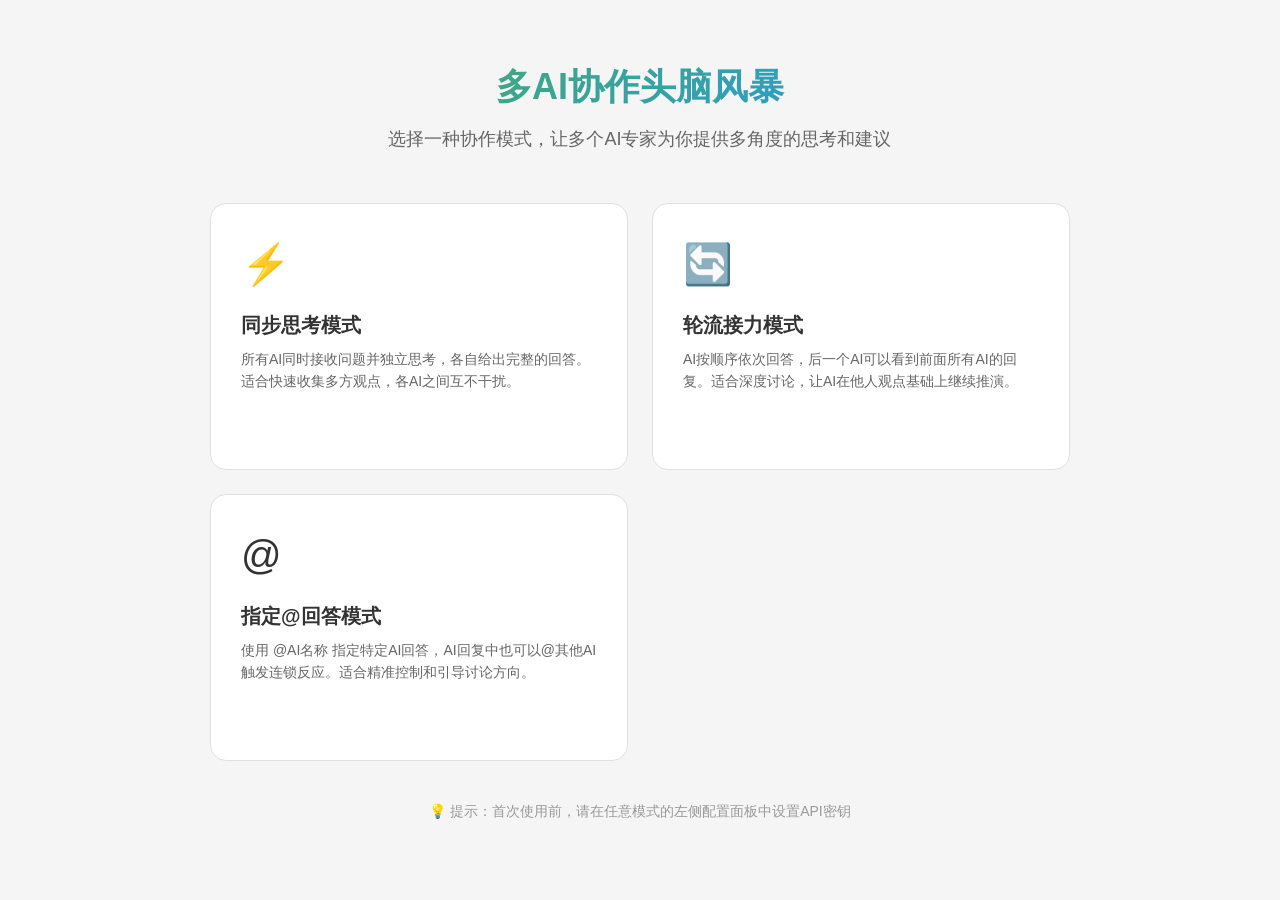
<file: index.html>
<!DOCTYPE html>
<html lang="zh-CN">
<head>
    <meta charset="UTF-8">
    <meta name="viewport" content="width=device-width, initial-scale=1.0">
    <title>多AI协作头脑风暴系统</title>
    <link rel="stylesheet" href="css/style.css">
</head>
<body>
    <div class="home-container">
        <header class="home-header">
            <h1>多AI协作头脑风暴</h1>
            <p>选择一种协作模式，让多个AI专家为你提供多角度的思考和建议</p>
        </header>

        <div class="mode-cards">
            <a href="simultaneous.html" class="mode-card">
                <div class="mode-card-icon">⚡</div>
                <h3>同步思考模式</h3>
                <p>所有AI同时接收问题并独立思考，各自给出完整的回答。适合快速收集多方观点，各AI之间互不干扰。</p>
                <div class="mode-card-arrow">→</div>
            </a>

            <a href="sequential.html" class="mode-card">
                <div class="mode-card-icon">🔄</div>
                <h3>轮流接力模式</h3>
                <p>AI按顺序依次回答，后一个AI可以看到前面所有AI的回复。适合深度讨论，让AI在他人观点基础上继续推演。</p>
                <div class="mode-card-arrow">→</div>
            </a>

            <a href="directed.html" class="mode-card">
                <div class="mode-card-icon">@</div>
                <h3>指定@回答模式</h3>
                <p>使用 @AI名称 指定特定AI回答，AI回复中也可以@其他AI触发连锁反应。适合精准控制和引导讨论方向。</p>
                <div class="mode-card-arrow">→</div>
            </a>
        </div>

        <div style="text-align: center; color: #999; font-size: 14px;">
            <p>💡 提示：首次使用前，请在任意模式的左侧配置面板中设置API密钥</p>
        </div>
    </div>

    <script src="js/config.js"></script>
    <script>
        // 页面加载时初始化配置
        document.addEventListener('DOMContentLoaded', () => {
            window.ConfigModule.loadConfig();
        });
    </script>
</body>
</html>
</file>
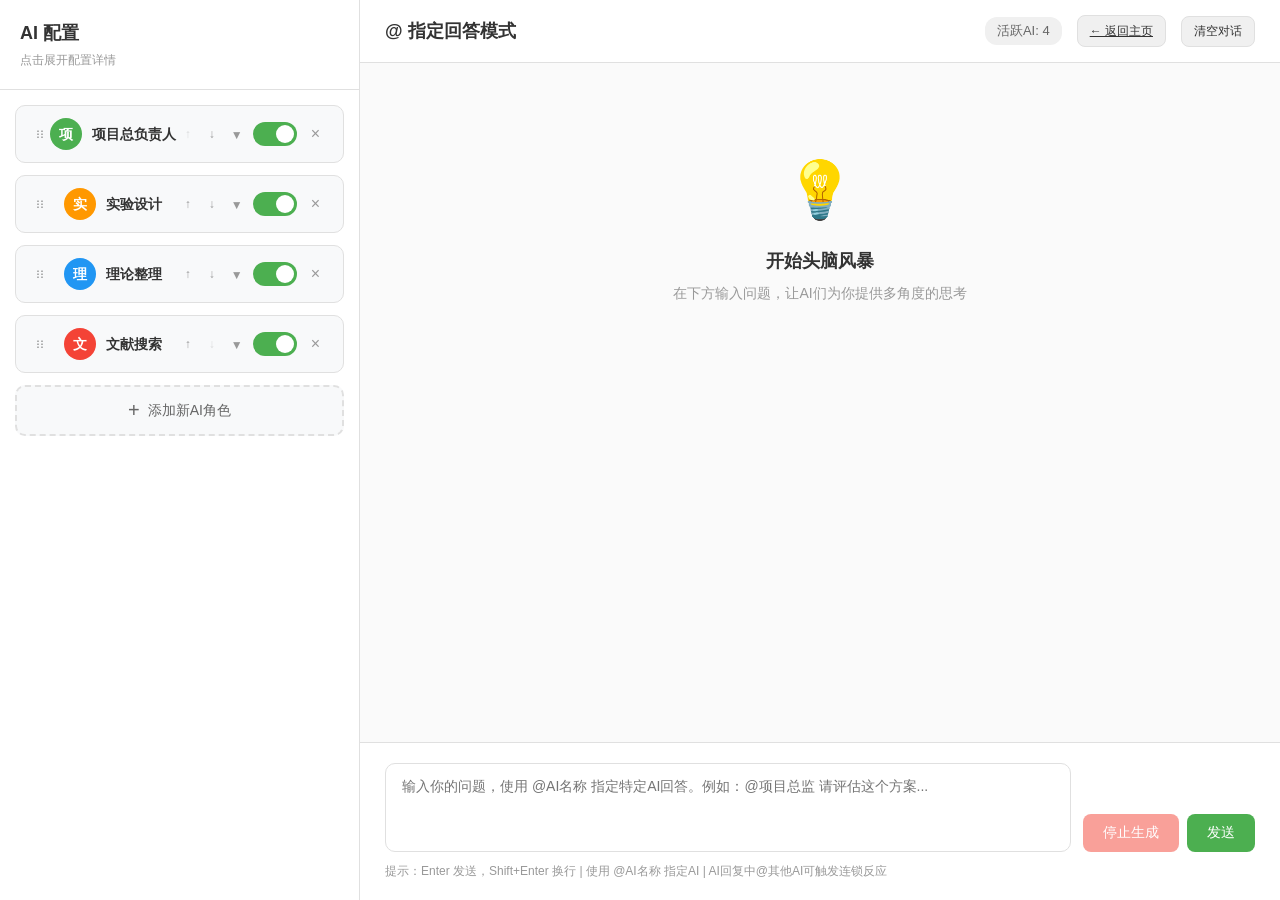
<file: directed.html>
<!DOCTYPE html>
<html lang="zh-CN">
<head>
    <meta charset="UTF-8">
    <meta name="viewport" content="width=device-width, initial-scale=1.0">
    <title>指定@回答模式 - 多AI协作头脑风暴</title>
    <link rel="stylesheet" href="css/style.css">
</head>
<body>
    <div class="app-container">
        <!-- 左侧AI配置面板 -->
        <aside class="sidebar">
            <div class="sidebar-header">
                <h2>AI 配置</h2>
                <div class="subtitle">点击展开配置详情</div>
            </div>
            <div class="sidebar-content">
                <div id="agentPanel"></div>
            </div>
        </aside>

        <!-- 右侧聊天区域 -->
        <main class="main-content">
            <header class="chat-header">
                <div>
                    <h1>@ 指定回答模式</h1>
                </div>
                <div class="header-info">
                    <span id="activeAgentCount">活跃AI: 0</span>
                    <a href="index.html" class="btn btn-secondary btn-small">← 返回主页</a>
                    <button class="btn btn-secondary btn-small" onclick="window.UIModule.clearAllMessages()">清空对话</button>
                </div>
            </header>

            <div class="chat-container">
                <div id="messageList" class="message-list"></div>
            </div>

            <div class="input-area">
                <div class="input-wrapper">
                    <textarea 
                        id="messageInput" 
                        placeholder="输入你的问题，使用 @AI名称 指定特定AI回答。例如：@项目总监 请评估这个方案..."
                        rows="3"
                    ></textarea>
                    <div class="input-actions">
                        <button id="stopBtn" class="btn btn-danger" disabled onclick="window.UIModule.abortGeneration()">停止生成</button>
                        <button id="sendBtn" class="btn btn-primary" onclick="handleSend()">发送</button>
                    </div>
                </div>
                <div class="input-hint">
                    提示：Enter 发送，Shift+Enter 换行 | 使用 @AI名称 指定AI | AI回复中@其他AI可触发连锁反应
                </div>
            </div>
        </main>
    </div>

    <!-- 加载核心模块 -->
    <script src="js/config.js"></script>
    <script src="js/api.js"></script>
    <script src="js/ui.js"></script>
    <script src="js/mode-directed.js"></script>
</body>
</html>
</file>
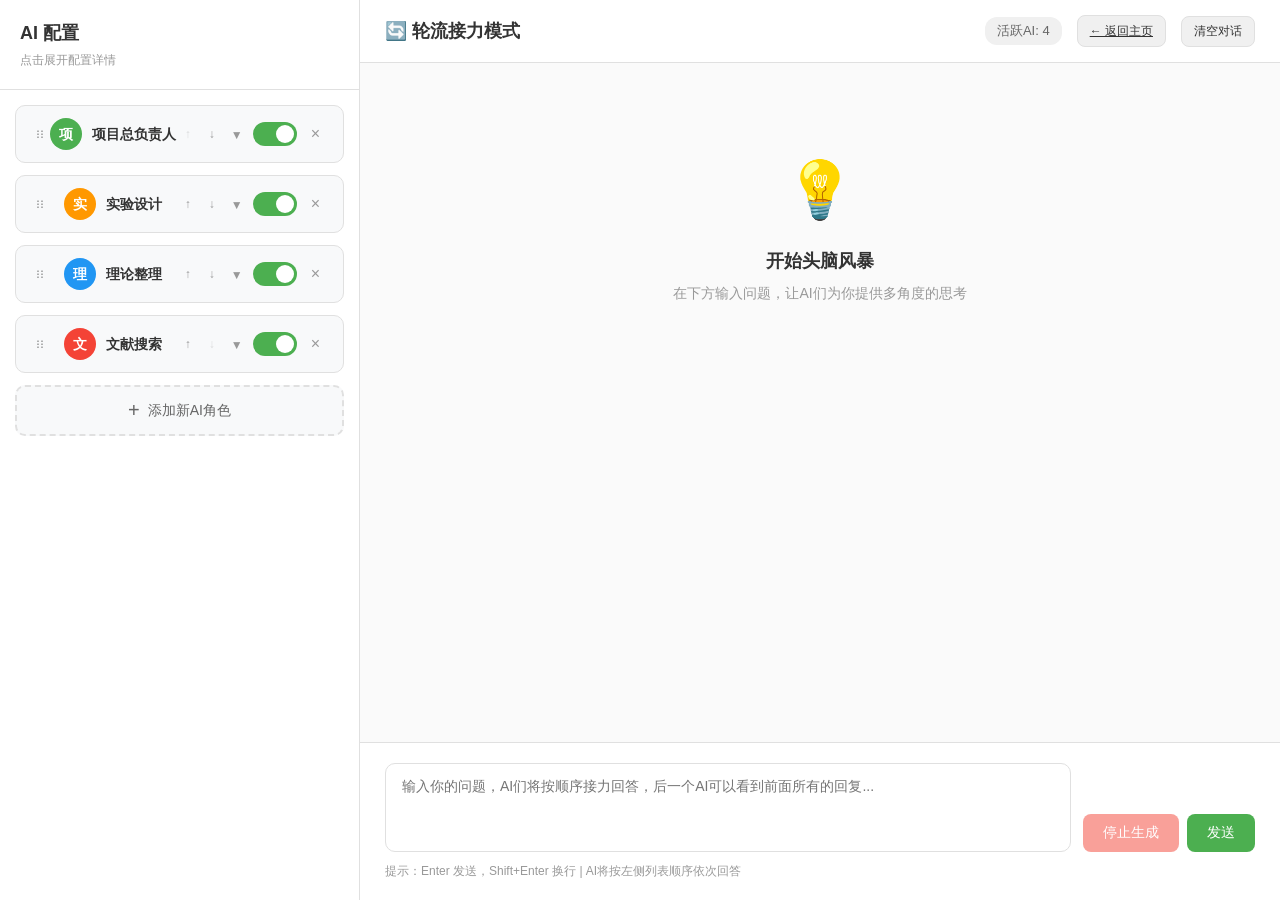
<file: sequential.html>
<!DOCTYPE html>
<html lang="zh-CN">
<head>
    <meta charset="UTF-8">
    <meta name="viewport" content="width=device-width, initial-scale=1.0">
    <title>轮流接力模式 - 多AI协作头脑风暴</title>
    <link rel="stylesheet" href="css/style.css">
</head>
<body>
    <div class="app-container">
        <!-- 左侧AI配置面板 -->
        <aside class="sidebar">
            <div class="sidebar-header">
                <h2>AI 配置</h2>
                <div class="subtitle">点击展开配置详情</div>
            </div>
            <div class="sidebar-content">
                <div id="agentPanel"></div>
            </div>
        </aside>

        <!-- 右侧聊天区域 -->
        <main class="main-content">
            <header class="chat-header">
                <div>
                    <h1>🔄 轮流接力模式</h1>
                </div>
                <div class="header-info">
                    <span id="activeAgentCount">活跃AI: 0</span>
                    <a href="index.html" class="btn btn-secondary btn-small">← 返回主页</a>
                    <button class="btn btn-secondary btn-small" onclick="window.UIModule.clearAllMessages()">清空对话</button>
                </div>
            </header>

            <div class="chat-container">
                <div id="messageList" class="message-list"></div>
            </div>

            <div class="input-area">
                <div class="input-wrapper">
                    <textarea 
                        id="messageInput" 
                        placeholder="输入你的问题，AI们将按顺序接力回答，后一个AI可以看到前面所有的回复..."
                        rows="3"
                    ></textarea>
                    <div class="input-actions">
                        <button id="stopBtn" class="btn btn-danger" disabled onclick="window.UIModule.abortGeneration()">停止生成</button>
                        <button id="sendBtn" class="btn btn-primary" onclick="handleSend()">发送</button>
                    </div>
                </div>
                <div class="input-hint">
                    提示：Enter 发送，Shift+Enter 换行 | AI将按左侧列表顺序依次回答
                </div>
            </div>
        </main>
    </div>

    <!-- 加载核心模块 -->
    <script src="js/config.js"></script>
    <script src="js/api.js"></script>
    <script src="js/ui.js"></script>
    <script src="js/mode-sequential.js"></script>
</body>
</html>
</file>
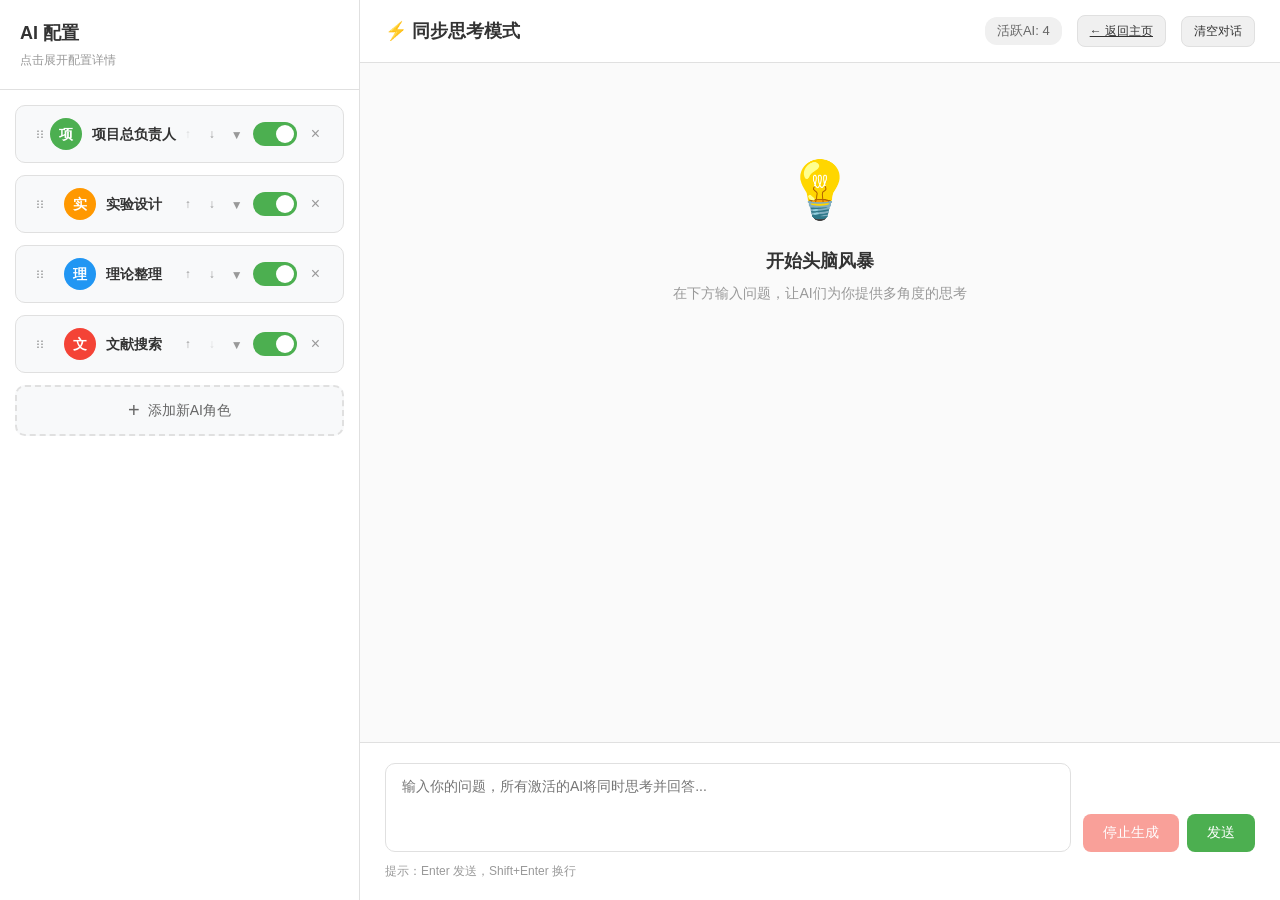
<file: simultaneous.html>
<!DOCTYPE html>
<html lang="zh-CN">
<head>
    <meta charset="UTF-8">
    <meta name="viewport" content="width=device-width, initial-scale=1.0">
    <title>同步思考模式 - 多AI协作头脑风暴</title>
    <link rel="stylesheet" href="css/style.css">
</head>
<body>
    <div class="app-container">
        <!-- 左侧AI配置面板 -->
        <aside class="sidebar">
            <div class="sidebar-header">
                <h2>AI 配置</h2>
                <div class="subtitle">点击展开配置详情</div>
            </div>
            <div class="sidebar-content">
                <div id="agentPanel"></div>
            </div>
        </aside>

        <!-- 右侧聊天区域 -->
        <main class="main-content">
            <header class="chat-header">
                <div>
                    <h1>⚡ 同步思考模式</h1>
                </div>
                <div class="header-info">
                    <span id="activeAgentCount">活跃AI: 0</span>
                    <a href="index.html" class="btn btn-secondary btn-small">← 返回主页</a>
                    <button class="btn btn-secondary btn-small" onclick="window.UIModule.clearAllMessages()">清空对话</button>
                </div>
            </header>

            <div class="chat-container">
                <div id="messageList" class="message-list"></div>
            </div>

            <div class="input-area">
                <div class="input-wrapper">
                    <textarea 
                        id="messageInput" 
                        placeholder="输入你的问题，所有激活的AI将同时思考并回答..."
                        rows="3"
                    ></textarea>
                    <div class="input-actions">
                        <button id="stopBtn" class="btn btn-danger" disabled onclick="window.UIModule.abortGeneration()">停止生成</button>
                        <button id="sendBtn" class="btn btn-primary" onclick="handleSend()">发送</button>
                    </div>
                </div>
                <div class="input-hint">
                    提示：Enter 发送，Shift+Enter 换行
                </div>
            </div>
        </main>
    </div>

    <!-- 加载核心模块 -->
    <script src="js/config.js"></script>
    <script src="js/api.js"></script>
    <script src="js/ui.js"></script>
    <script src="js/mode-simultaneous.js"></script>
</body>
</html>
</file>
<file: css/style.css>
/**
 * 全局样式 - style.css
 * 现代化极简设计，适用于所有模式页面
 */

/* 基础重置 */
* {
    margin: 0;
    padding: 0;
    box-sizing: border-box;
}

:root {
    --primary-color: #4CAF50;
    --primary-hover: #45a049;
    --danger-color: #f44336;
    --danger-hover: #da190b;
    --bg-color: #f5f5f5;
    --sidebar-bg: #fff;
    --chat-bg: #fafafa;
    --border-color: #e0e0e0;
    --text-primary: #333;
    --text-secondary: #666;
    --text-muted: #999;
    --user-bubble: #4CAF50;
    --ai-bubble: #fff;
    --shadow: 0 2px 8px rgba(0,0,0,0.1);
}

body {
    font-family: -apple-system, BlinkMacSystemFont, 'Segoe UI', Roboto, 'Helvetica Neue', Arial, sans-serif;
    background-color: var(--bg-color);
    color: var(--text-primary);
    height: 100vh;
    overflow: hidden;
    line-height: 1.5;
}

/* 主布局 */
.app-container {
    display: flex;
    height: 100vh;
}

/* 左侧边栏 */
.sidebar {
    width: 360px;
    background-color: var(--sidebar-bg);
    border-right: 1px solid var(--border-color);
    display: flex;
    flex-direction: column;
    flex-shrink: 0;
}

.sidebar-header {
    padding: 20px;
    border-bottom: 1px solid var(--border-color);
}

.sidebar-header h2 {
    font-size: 18px;
    font-weight: 600;
    margin-bottom: 4px;
}

.sidebar-header .subtitle {
    font-size: 12px;
    color: var(--text-muted);
}

.sidebar-content {
    flex: 1;
    overflow-y: auto;
    padding: 15px;
}

/* AI配置面板 */
.agent-config-item {
    background-color: #f8f9fa;
    border: 1px solid var(--border-color);
    border-radius: 10px;
    margin-bottom: 12px;
    overflow: hidden;
    transition: all 0.2s;
}

.agent-config-item:hover {
    border-color: var(--primary-color);
    box-shadow: var(--shadow);
}

.agent-config-item.inactive {
    opacity: 0.6;
}

.agent-config-header {
    display: flex;
    align-items: center;
    justify-content: space-between;
    padding: 12px 15px;
    cursor: pointer;
    user-select: none;
}

.agent-config-info {
    display: flex;
    align-items: center;
    gap: 10px;
}

.agent-avatar-small {
    width: 32px;
    height: 32px;
    border-radius: 50%;
    display: flex;
    align-items: center;
    justify-content: center;
    color: white;
    font-weight: bold;
    font-size: 14px;
}

.agent-config-name {
    font-weight: 600;
    font-size: 14px;
}

.agent-config-controls {
    display: flex;
    align-items: center;
    gap: 6px;
}

/* 拖动手柄 */
.drag-handle {
    cursor: grab;
    color: var(--text-muted);
    font-size: 12px;
    padding: 4px;
    user-select: none;
    letter-spacing: -2px;
}

.drag-handle:active {
    cursor: grabbing;
}

/* 移动按钮 */
.btn-move {
    background: none;
    border: none;
    cursor: pointer;
    font-size: 12px;
    padding: 4px 6px;
    border-radius: 4px;
    color: var(--text-muted);
    transition: all 0.2s;
}

.btn-move:hover:not(:disabled) {
    background-color: rgba(0,0,0,0.05);
    color: var(--text-primary);
}

.btn-move:disabled {
    opacity: 0.3;
    cursor: not-allowed;
}

/* 展开按钮 */
.btn-expand {
    background: none;
    border: none;
    cursor: pointer;
    padding: 4px;
    border-radius: 4px;
    transition: all 0.2s;
}

.btn-expand:hover {
    background-color: rgba(0,0,0,0.05);
}

/* 删除按钮 */
.btn-delete-agent {
    background: none;
    border: none;
    cursor: pointer;
    font-size: 16px;
    padding: 4px 8px;
    border-radius: 4px;
    color: var(--text-muted);
    transition: all 0.2s;
    line-height: 1;
}

.btn-delete-agent:hover {
    background-color: rgba(244, 67, 54, 0.1);
    color: var(--danger-color);
}

/* 紧凑表单 */
.form-row.compact {
    margin-bottom: 8px;
}

.form-row.compact label {
    font-size: 11px;
    margin-bottom: 2px;
}

.form-row.compact input,
.form-row.compact textarea {
    padding: 6px 10px;
    font-size: 12px;
}

/* 参数行 */
.params-row {
    display: flex;
    gap: 10px;
}

.param-field {
    flex: 1;
}

.param-field input {
    width: 100%;
}

/* 切换开关 */
.toggle-switch {
    position: relative;
    display: inline-block;
    width: 44px;
    height: 24px;
}

.toggle-switch input {
    opacity: 0;
    width: 0;
    height: 0;
}

.toggle-slider {
    position: absolute;
    cursor: pointer;
    top: 0;
    left: 0;
    right: 0;
    bottom: 0;
    background-color: #ccc;
    transition: .3s;
    border-radius: 24px;
}

.toggle-slider:before {
    position: absolute;
    content: "";
    height: 18px;
    width: 18px;
    left: 3px;
    bottom: 3px;
    background-color: white;
    transition: .3s;
    border-radius: 50%;
}

.toggle-switch input:checked + .toggle-slider {
    background-color: var(--primary-color);
}

.toggle-switch input:checked + .toggle-slider:before {
    transform: translateX(20px);
}

.expand-icon {
    font-size: 12px;
    color: var(--text-muted);
    transition: transform 0.2s;
}

/* 配置表单 */
.agent-config-body {
    max-height: 0;
    overflow: hidden;
    transition: max-height 0.3s ease;
}

.agent-config-body.expanded {
    max-height: 500px;
}

.config-form {
    padding: 0 15px 15px;
}

.form-row {
    margin-bottom: 12px;
}

.form-row label {
    display: block;
    font-size: 12px;
    font-weight: 500;
    color: var(--text-secondary);
    margin-bottom: 4px;
}

.form-row input,
.form-row textarea {
    width: 100%;
    padding: 8px 12px;
    border: 1px solid var(--border-color);
    border-radius: 6px;
    font-size: 13px;
    font-family: inherit;
    transition: border-color 0.2s;
}

.form-row input:focus,
.form-row textarea:focus {
    outline: none;
    border-color: var(--primary-color);
}

.form-row textarea {
    resize: vertical;
    min-height: 80px;
}

/* 添加AI按钮 */
.btn-add-agent {
    width: 100%;
    padding: 12px;
    margin-top: 8px;
    background-color: #f8f9fa;
    border: 2px dashed var(--border-color);
    border-radius: 10px;
    cursor: pointer;
    display: flex;
    align-items: center;
    justify-content: center;
    gap: 8px;
    font-size: 14px;
    color: var(--text-secondary);
    transition: all 0.2s;
}

.btn-add-agent:hover {
    border-color: var(--primary-color);
    color: var(--primary-color);
    background-color: rgba(76, 175, 80, 0.05);
}

.add-icon {
    font-size: 20px;
    font-weight: 300;
}

/* 流式输出样式 */
.streaming .message-bubble {
    background-color: #f0f8ff !important;
    border-color: #4CAF50 !important;
}

.streaming-indicator {
    color: var(--primary-color);
    font-size: 12px;
    font-weight: normal;
    animation: pulse 1.5s infinite;
}

@keyframes pulse {
    0%, 100% { opacity: 1; }
    50% { opacity: 0.5; }
}

.cursor {
    display: inline-block;
    color: var(--primary-color);
    animation: blink 1s infinite;
    margin-left: 2px;
}

@keyframes blink {
    0%, 50% { opacity: 1; }
    51%, 100% { opacity: 0; }
}

/* @提及下拉框 */
.mention-dropdown {
    position: fixed;
    background-color: #fff;
    border: 1px solid var(--border-color);
    border-radius: 8px;
    box-shadow: 0 4px 20px rgba(0,0,0,0.15);
    max-height: 200px;
    overflow-y: auto;
    z-index: 1000;
    display: none;
}

.mention-item {
    display: flex;
    align-items: center;
    gap: 10px;
    padding: 10px 15px;
    cursor: pointer;
    transition: background-color 0.15s;
}

.mention-item:hover,
.mention-item.active {
    background-color: #f0f0f0;
}

.mention-avatar {
    width: 28px;
    height: 28px;
    border-radius: 50%;
    display: flex;
    align-items: center;
    justify-content: center;
    color: white;
    font-weight: bold;
    font-size: 12px;
}

.mention-name {
    font-size: 14px;
    color: var(--text-primary);
}

/* 右侧主区域 */
.main-content {
    flex: 1;
    display: flex;
    flex-direction: column;
    background-color: #fff;
    min-width: 0;
}

/* 头部 */
.chat-header {
    padding: 15px 25px;
    border-bottom: 1px solid var(--border-color);
    display: flex;
    justify-content: space-between;
    align-items: center;
    background-color: #fff;
}

.chat-header h1 {
    font-size: 18px;
    font-weight: 600;
}

.header-info {
    display: flex;
    align-items: center;
    gap: 15px;
}

#activeAgentCount {
    font-size: 13px;
    color: var(--text-secondary);
    background-color: #f0f0f0;
    padding: 4px 12px;
    border-radius: 12px;
}

/* 聊天区域 */
.chat-container {
    flex: 1;
    overflow-y: auto;
    padding: 25px;
    background-color: var(--chat-bg);
}

.message-list {
    max-width: 800px;
    margin: 0 auto;
    display: flex;
    flex-direction: column;
    gap: 20px;
}

/* 消息样式 */
.message {
    display: flex;
    gap: 12px;
    max-width: 85%;
    animation: fadeIn 0.3s ease;
}

@keyframes fadeIn {
    from { opacity: 0; transform: translateY(10px); }
    to { opacity: 1; transform: translateY(0); }
}

.message-user {
    align-self: flex-end;
    flex-direction: row-reverse;
}

.message-assistant {
    align-self: flex-start;
}

.message-system {
    align-self: center;
    max-width: 100%;
}

.message-avatar {
    width: 38px;
    height: 38px;
    border-radius: 50%;
    display: flex;
    align-items: center;
    justify-content: center;
    color: white;
    font-weight: bold;
    font-size: 14px;
    flex-shrink: 0;
}

.message-content {
    display: flex;
    flex-direction: column;
    gap: 4px;
}

.message-header {
    font-size: 12px;
    color: var(--text-muted);
    padding: 0 4px;
}

.message-user .message-header {
    text-align: right;
}

.message-bubble {
    padding: 12px 16px;
    border-radius: 12px;
    font-size: 14px;
    line-height: 1.6;
    word-wrap: break-word;
}

.message-user .message-bubble {
    background-color: var(--user-bubble);
    color: white;
    border-bottom-right-radius: 4px;
}

.message-assistant .message-bubble {
    background-color: var(--ai-bubble);
    border: 1px solid var(--border-color);
    border-bottom-left-radius: 4px;
}

.system-bubble {
    background-color: #fff3cd;
    border: 1px solid #ffeaa7;
    color: #856404;
    font-size: 13px;
    padding: 8px 16px;
}

/* @提及高亮 */
.mention {
    color: var(--primary-color);
    font-weight: 600;
    cursor: pointer;
}

.message-user .mention {
    color: #81C784;
}

/* 代码样式 */
.message-bubble pre {
    background-color: #f4f4f4;
    padding: 12px;
    border-radius: 6px;
    overflow-x: auto;
    margin: 8px 0;
}

.message-bubble code {
    background-color: rgba(0,0,0,0.05);
    padding: 2px 6px;
    border-radius: 3px;
    font-family: 'Courier New', monospace;
    font-size: 13px;
}

.message-user .message-bubble code,
.message-user .message-bubble pre {
    background-color: rgba(255,255,255,0.2);
    color: white;
}

/* 加载动画 */
.loading-bubble {
    display: flex;
    gap: 4px;
    align-items: center;
    padding: 16px 20px !important;
}

.loading-dot {
    width: 8px;
    height: 8px;
    background-color: var(--text-muted);
    border-radius: 50%;
    animation: bounce 1.4s infinite ease-in-out both;
}

.loading-dot:nth-child(1) { animation-delay: -0.32s; }
.loading-dot:nth-child(2) { animation-delay: -0.16s; }

@keyframes bounce {
    0%, 80%, 100% { transform: scale(0); }
    40% { transform: scale(1); }
}

/* 输入区域 */
.input-area {
    padding: 20px 25px;
    border-top: 1px solid var(--border-color);
    background-color: #fff;
}

.input-wrapper {
    display: flex;
    gap: 12px;
    align-items: flex-end;
}

#messageInput {
    flex: 1;
    padding: 12px 16px;
    border: 1px solid var(--border-color);
    border-radius: 10px;
    font-size: 14px;
    resize: none;
    font-family: inherit;
    line-height: 1.5;
    min-height: 50px;
    max-height: 150px;
}

#messageInput:focus {
    outline: none;
    border-color: var(--primary-color);
}

#messageInput:disabled {
    background-color: #f5f5f5;
    cursor: not-allowed;
}

.input-actions {
    display: flex;
    gap: 8px;
}

/* 按钮样式 */
.btn {
    padding: 10px 20px;
    border: none;
    border-radius: 8px;
    font-size: 14px;
    cursor: pointer;
    transition: all 0.2s;
    font-weight: 500;
}

.btn:disabled {
    opacity: 0.5;
    cursor: not-allowed;
}

.btn-primary {
    background-color: var(--primary-color);
    color: white;
}

.btn-primary:hover:not(:disabled) {
    background-color: var(--primary-hover);
}

.btn-danger {
    background-color: var(--danger-color);
    color: white;
}

.btn-danger:hover:not(:disabled) {
    background-color: var(--danger-hover);
}

.btn-secondary {
    background-color: #f0f0f0;
    color: var(--text-primary);
    border: 1px solid var(--border-color);
}

.btn-secondary:hover:not(:disabled) {
    background-color: #e0e0e0;
}

.btn-small {
    padding: 6px 12px;
    font-size: 12px;
}

/* 输入提示 */
.input-hint {
    margin-top: 10px;
    font-size: 12px;
    color: var(--text-muted);
}

/* 空状态 */
.empty-state {
    text-align: center;
    padding: 60px 20px;
    color: var(--text-muted);
}

.empty-state-icon {
    font-size: 56px;
    margin-bottom: 16px;
}

.empty-state-title {
    font-size: 18px;
    font-weight: 600;
    color: var(--text-primary);
    margin-bottom: 8px;
}

.empty-state-desc {
    font-size: 14px;
}

/* 滚动条 */
::-webkit-scrollbar {
    width: 8px;
    height: 8px;
}

::-webkit-scrollbar-track {
    background: transparent;
}

::-webkit-scrollbar-thumb {
    background: #c1c1c1;
    border-radius: 4px;
}

::-webkit-scrollbar-thumb:hover {
    background: #a1a1a1;
}

/* 主页样式 */
.home-container {
    max-width: 900px;
    margin: 0 auto;
    padding: 60px 20px;
}

.home-header {
    text-align: center;
    margin-bottom: 50px;
}

.home-header h1 {
    font-size: 36px;
    font-weight: 700;
    margin-bottom: 12px;
    background: linear-gradient(135deg, var(--primary-color), #2196F3);
    -webkit-background-clip: text;
    -webkit-text-fill-color: transparent;
}

.home-header p {
    font-size: 18px;
    color: var(--text-secondary);
}

.mode-cards {
    display: grid;
    grid-template-columns: repeat(auto-fit, minmax(280px, 1fr));
    gap: 24px;
    margin-bottom: 40px;
}

.mode-card {
    background-color: #fff;
    border: 1px solid var(--border-color);
    border-radius: 16px;
    padding: 30px;
    cursor: pointer;
    transition: all 0.3s;
    text-decoration: none;
    color: inherit;
    display: block;
}

.mode-card:hover {
    border-color: var(--primary-color);
    box-shadow: 0 8px 30px rgba(0,0,0,0.12);
    transform: translateY(-4px);
}

.mode-card-icon {
    font-size: 40px;
    margin-bottom: 16px;
}

.mode-card h3 {
    font-size: 20px;
    font-weight: 600;
    margin-bottom: 8px;
}

.mode-card p {
    font-size: 14px;
    color: var(--text-secondary);
    line-height: 1.6;
}

.mode-card-arrow {
    margin-top: 16px;
    font-size: 20px;
    color: var(--primary-color);
    opacity: 0;
    transition: opacity 0.2s;
}

.mode-card:hover .mode-card-arrow {
    opacity: 1;
}

/* 响应式 */
@media (max-width: 900px) {
    .sidebar {
        width: 300px;
    }
}

@media (max-width: 768px) {
    .app-container {
        flex-direction: column;
    }
    
    .sidebar {
        width: 100%;
        height: auto;
        max-height: 35vh;
        border-right: none;
        border-bottom: 1px solid var(--border-color);
    }
    
    .message {
        max-width: 95%;
    }
    
    .mode-cards {
        grid-template-columns: 1fr;
    }
}

@media (max-width: 480px) {
    .chat-header {
        padding: 12px 15px;
    }
    
    .chat-header h1 {
        font-size: 16px;
    }
    
    .chat-container {
        padding: 15px;
    }
    
    .input-area {
        padding: 15px;
    }
    
    .input-wrapper {
        flex-direction: column;
    }
    
    .input-actions {
        width: 100%;
        justify-content: flex-end;
    }
}
</file>
